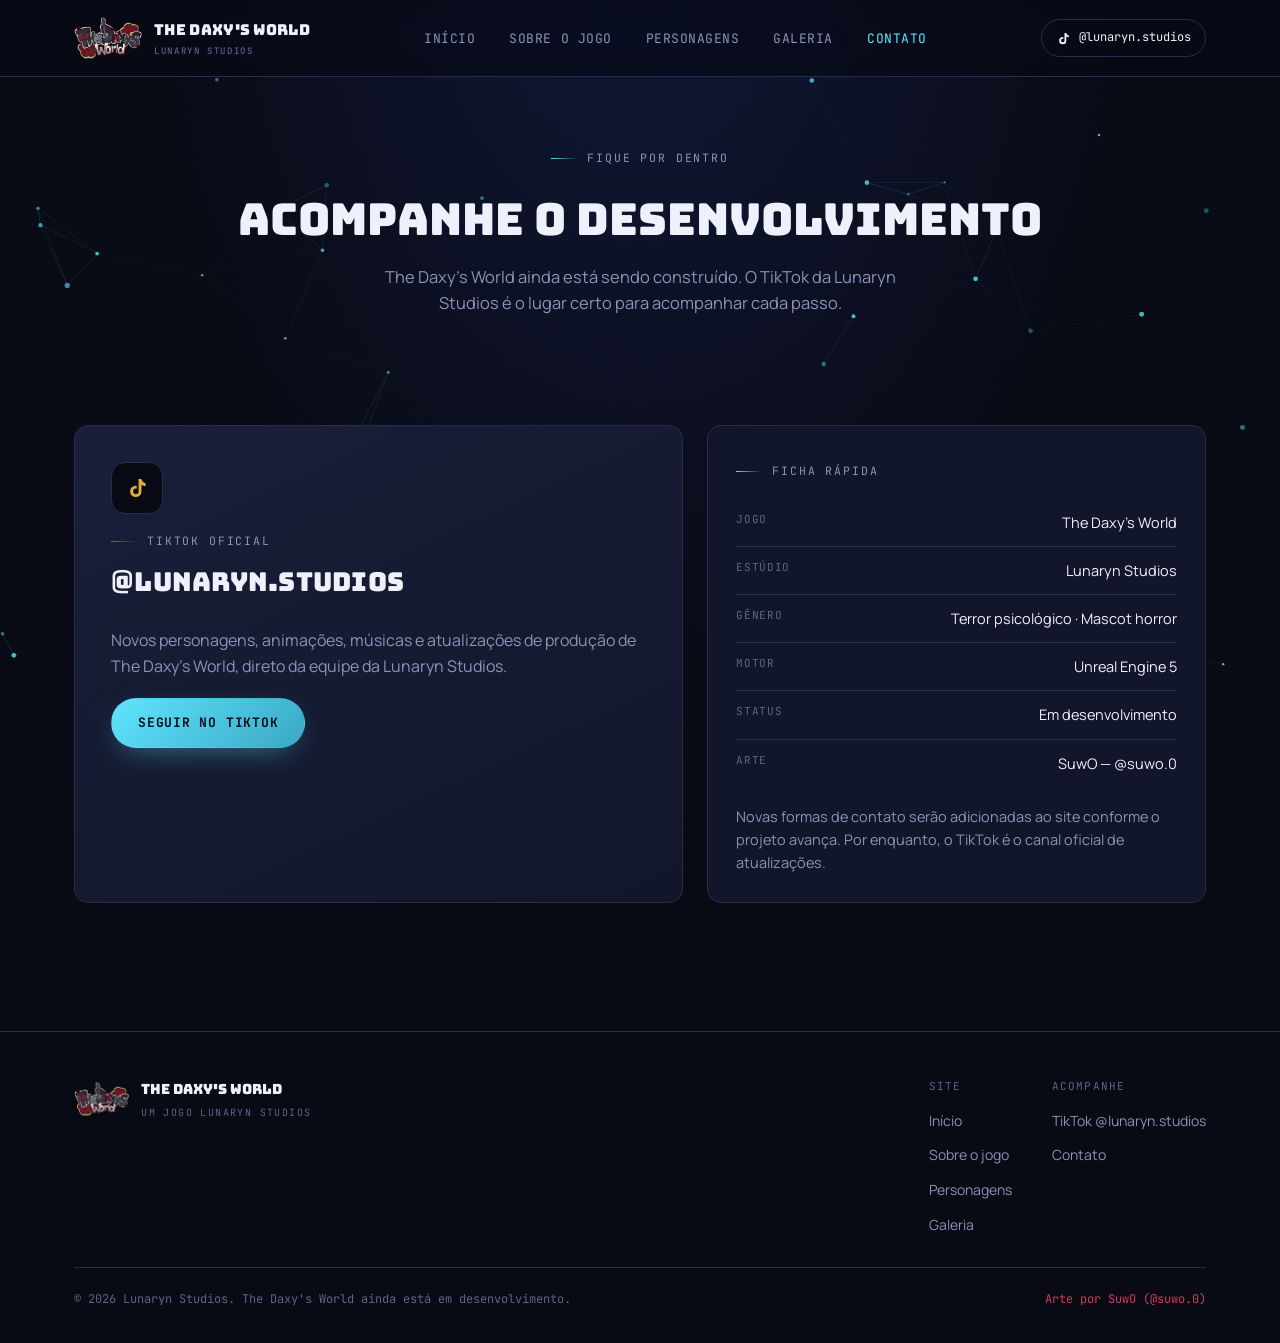
<file: html/contato.html>
<!DOCTYPE html>
<html lang="pt-BR">
<head>
<meta charset="UTF-8">
<meta name="viewport" content="width=device-width, initial-scale=1.0">
<title>Contato — The Daxy's World</title>
<meta name="description" content="Acompanhe o desenvolvimento de The Daxy's World no TikTok @lunaryn.studios: novos personagens, animações, músicas e atualizações de produção da Lunaryn Studios.">
<meta name="robots" content="index, follow">
<link rel="canonical" href="https://SEUDOMINIO.com/html/contato.html">

<!-- Ícones -->
<link rel="icon" href="../img/favicon.ico" sizes="any">
<link rel="icon" type="image/png" sizes="32x32" href="../img/favicon-32.png">
<link rel="icon" type="image/png" sizes="16x16" href="../img/favicon-16.png">
<link rel="apple-touch-icon" sizes="180x180" href="../img/apple-touch-icon.png">
<link rel="manifest" href="../site.webmanifest">
<meta name="theme-color" content="#080a14">

<!-- Open Graph -->
<meta property="og:type" content="website">
<meta property="og:site_name" content="The Daxy's World">
<meta property="og:locale" content="pt_BR">
<meta property="og:url" content="https://SEUDOMINIO.com/html/contato.html">
<meta property="og:title" content="Contato — The Daxy's World">
<meta property="og:description" content="Acompanhe o desenvolvimento de The Daxy's World no TikTok @lunaryn.studios.">
<meta property="og:image" content="https://SEUDOMINIO.com/img/og-image.png">
<meta property="og:image:width" content="1200">
<meta property="og:image:height" content="630">
<meta property="og:image:alt" content="The Daxy's World — logo do jogo">

<!-- Twitter / X Card -->
<meta name="twitter:card" content="summary_large_image">
<meta name="twitter:title" content="Contato — The Daxy's World">
<meta name="twitter:description" content="Acompanhe o desenvolvimento de The Daxy's World no TikTok @lunaryn.studios.">
<meta name="twitter:image" content="https://SEUDOMINIO.com/img/og-image.png">
<meta name="twitter:image:alt" content="The Daxy's World — logo do jogo">

<link rel="stylesheet" href="../css/style.css">
</head>
<body>

<canvas id="bg-canvas" aria-hidden="true"></canvas>
<div class="bg-noise" aria-hidden="true"></div>

<a href="#conteudo" class="visually-hidden">Pular para o conteúdo</a>

<nav class="site-nav">
  <div class="wrap">
    <a href="../index.html" class="brand">
      <img src="../img/logo.png" alt="The Daxy's World">
      <span>The Daxy's World<small>Lunaryn Studios</small></span>
    </a>

    <ul class="nav-links">
      <li><a href="../index.html" data-page="index.html">Início</a></li>
      <li><a href="sobre.html" data-page="sobre.html">Sobre o Jogo</a></li>
      <li><a href="personagens.html" data-page="personagens.html">Personagens</a></li>
      <li><a href="galeria.html" data-page="galeria.html">Galeria</a></li>
      <li><a href="contato.html" data-page="contato.html">Contato</a></li>
    </ul>

    <div class="nav-right">
      <a class="tiktok-chip" href="https://www.tiktok.com/@lunaryn.studios" target="_blank" rel="noopener">
        <svg viewBox="0 0 24 24" fill="currentColor"><path d="M16.5 3c.4 2.2 1.9 3.9 4.1 4.2v2.9c-1.5 0-2.9-.5-4.1-1.3v6.6a5.7 5.7 0 1 1-5.7-5.7c.3 0 .6 0 .9.1v3a2.7 2.7 0 1 0 1.9 2.6V3h2.9z"/></svg>
        <span>@lunaryn.studios</span>
      </a>
      <button class="nav-toggle" aria-label="Abrir menu" aria-expanded="false">
        <svg viewBox="0 0 24 24" fill="none" stroke="currentColor" stroke-width="2"><path d="M3 6h18M3 12h18M3 18h18"/></svg>
      </button>
    </div>
  </div>
</nav>

<main id="conteudo">

  <header class="page-header">
    <div class="wrap">
      <span class="eyebrow">Fique por dentro</span>
      <h1>Acompanhe o desenvolvimento</h1>
      <p class="mx-auto">The Daxy's World ainda está sendo construído. O TikTok da Lunaryn Studios é o lugar certo para acompanhar cada passo.</p>
    </div>
  </header>

  <section>
    <div class="wrap">
      <div class="contact-grid">

        <div class="follow-card">
          <div class="tiktok-mark">
            <svg viewBox="0 0 24 24" fill="currentColor"><path d="M16.5 3c.4 2.2 1.9 3.9 4.1 4.2v2.9c-1.5 0-2.9-.5-4.1-1.3v6.6a5.7 5.7 0 1 1-5.7-5.7c.3 0 .6 0 .9.1v3a2.7 2.7 0 1 0 1.9 2.6V3h2.9z"/></svg>
          </div>
          <span class="eyebrow wine">TikTok oficial</span>
          <h2 class="display" style="font-size:26px;">@lunaryn.studios</h2>
          <p style="color:var(--muted);">Novos personagens, animações, músicas e atualizações de produção de The Daxy's World, direto da equipe da Lunaryn Studios.</p>
          <a href="https://www.tiktok.com/@lunaryn.studios" target="_blank" rel="noopener" class="btn btn-primary">Seguir no TikTok</a>
        </div>

        <div class="card">
          <span class="eyebrow">Ficha rápida</span>
          <ul class="credit-list">
            <li><span>Jogo</span> The Daxy's World</li>
            <li><span>Estúdio</span> Lunaryn Studios</li>
            <li><span>Gênero</span> Terror psicológico · Mascot horror</li>
            <li><span>Motor</span> Unreal Engine 5</li>
            <li><span>Status</span> Em desenvolvimento</li>
            <li><span>Arte</span> SuwO — @suwo.0</li>
          </ul>
          <p style="color:var(--muted); font-size:14.5px; margin-top:18px;">
            Novas formas de contato serão adicionadas ao site conforme o projeto avança. Por enquanto, o TikTok é o canal oficial de atualizações.
          </p>
        </div>

      </div>
    </div>
  </section>

</main>

<footer class="site-footer">
  <div class="wrap">
    <div class="footer-top">
      <div class="footer-brand">
        <img src="../img/logo.png" alt="The Daxy's World">
        <div>The Daxy's World<small>Um jogo Lunaryn Studios</small></div>
      </div>

      <div class="footer-links">
        <div class="footer-col">
          <h4>Site</h4>
          <ul>
            <li><a href="../index.html">Início</a></li>
            <li><a href="sobre.html">Sobre o jogo</a></li>
            <li><a href="personagens.html">Personagens</a></li>
            <li><a href="galeria.html">Galeria</a></li>
          </ul>
        </div>
        <div class="footer-col">
          <h4>Acompanhe</h4>
          <ul>
            <li><a href="https://www.tiktok.com/@lunaryn.studios" target="_blank" rel="noopener">TikTok @lunaryn.studios</a></li>
            <li><a href="contato.html">Contato</a></li>
          </ul>
        </div>
      </div>
    </div>

    <div class="footer-bottom">
      <span>© <span data-year></span> Lunaryn Studios. The Daxy's World ainda está em desenvolvimento.</span>
      <span class="paw">Arte por SuwO (@suwo.0)</span>
    </div>
  </div>
</footer> 

<script src="../js/background.js"></script>
<script src="../js/main.js"></script>
</body>
</html>
</file>
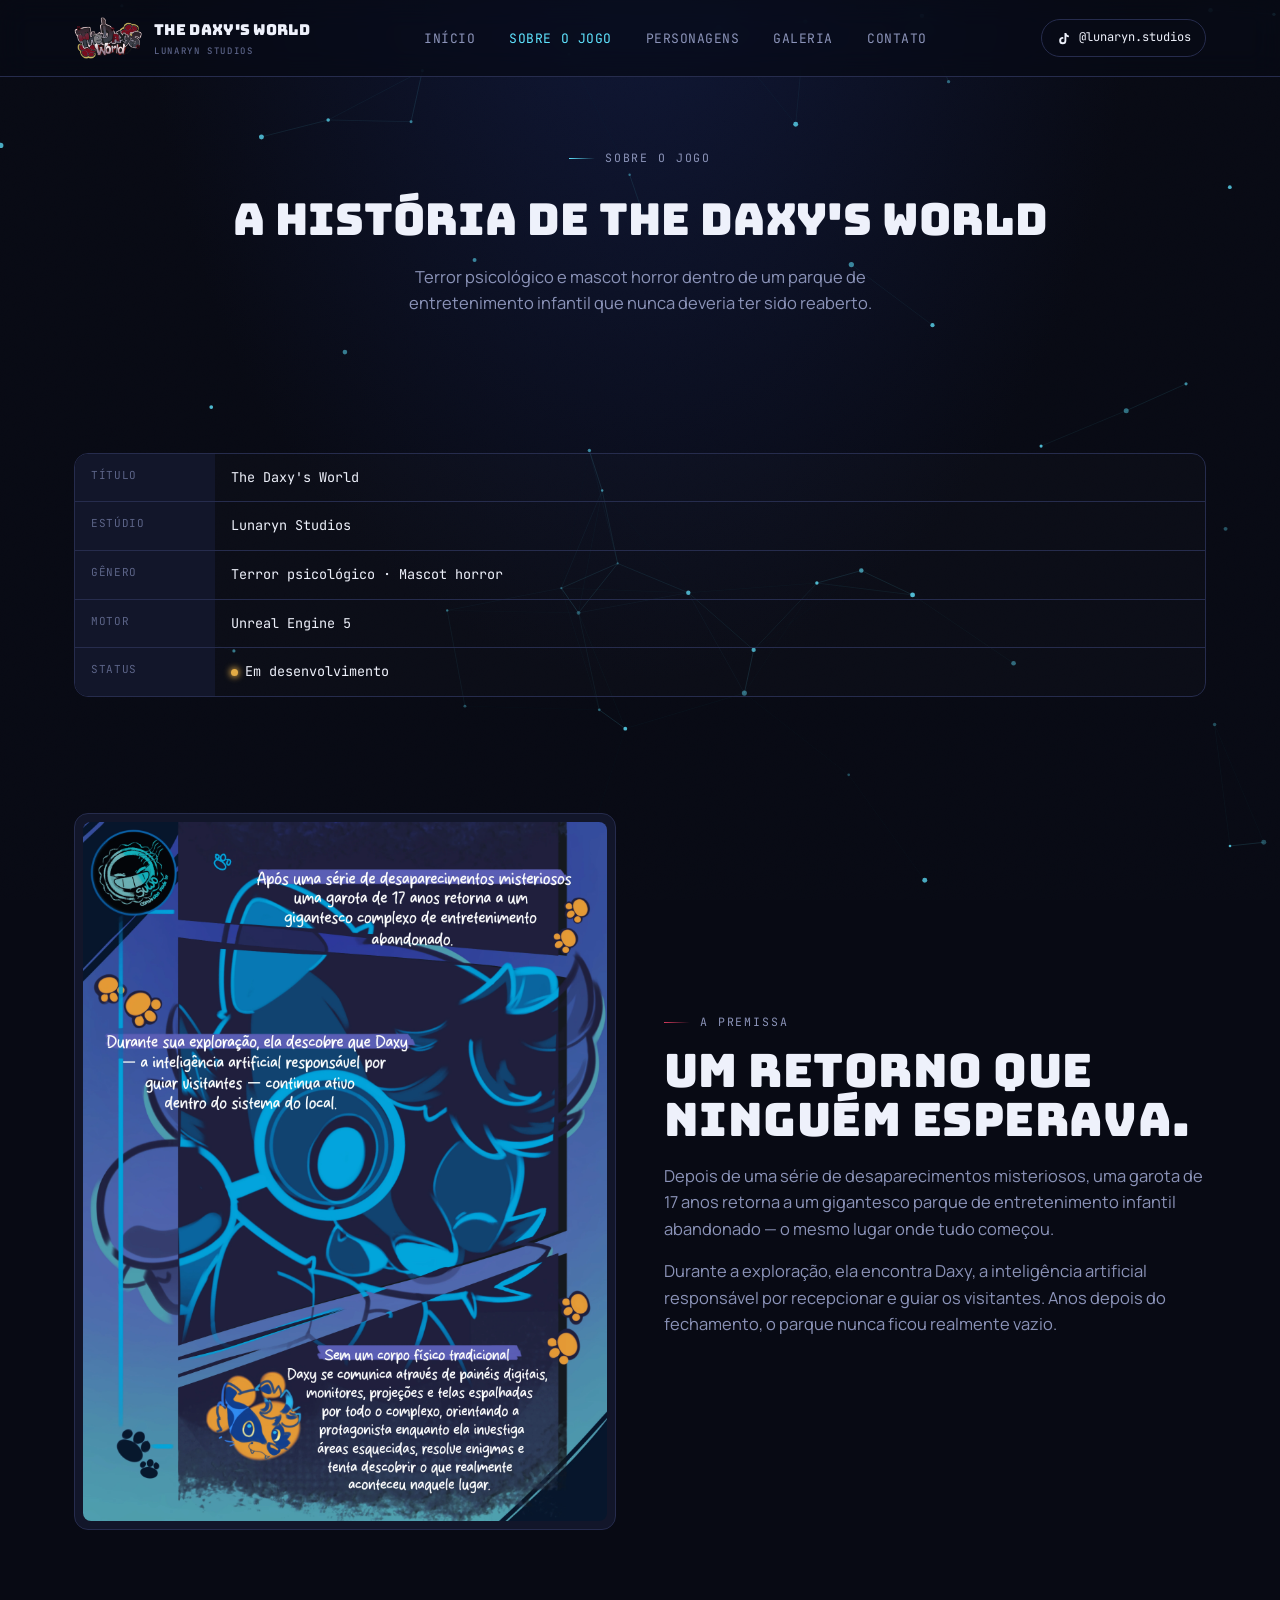
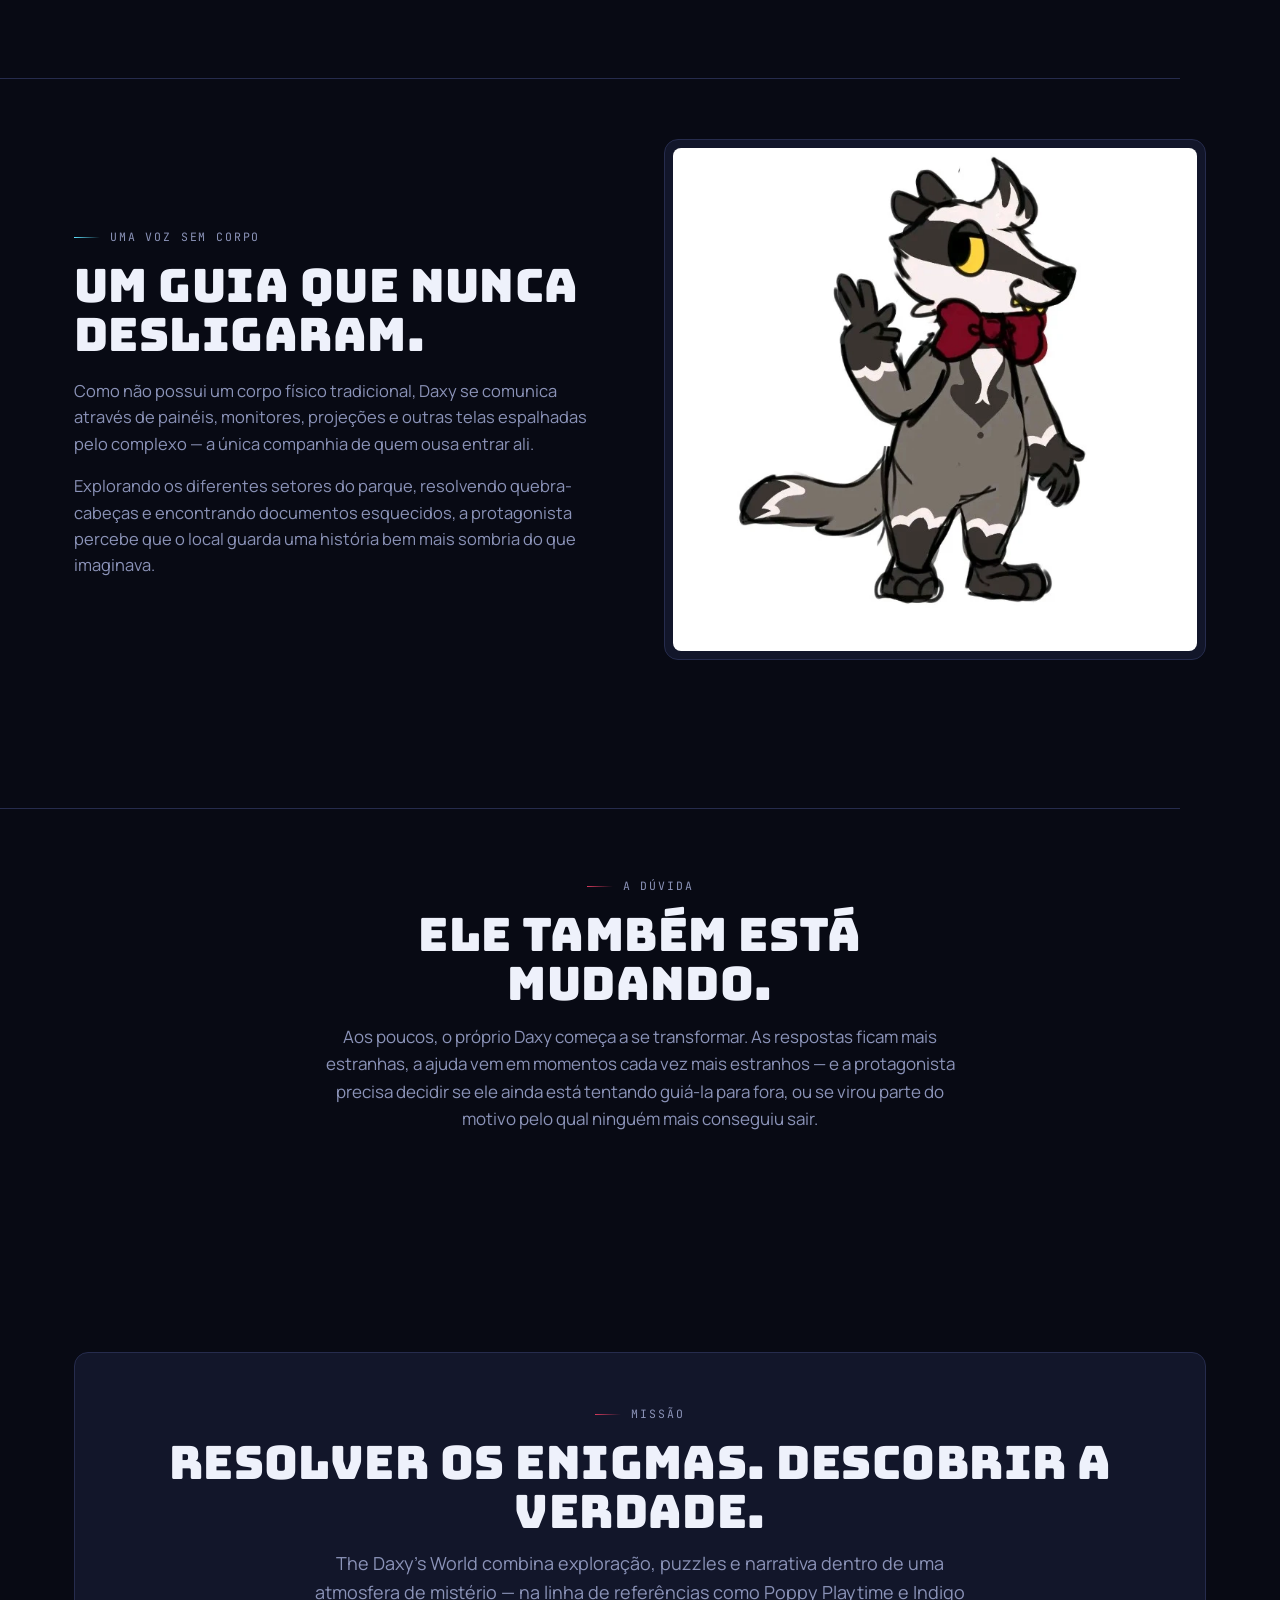
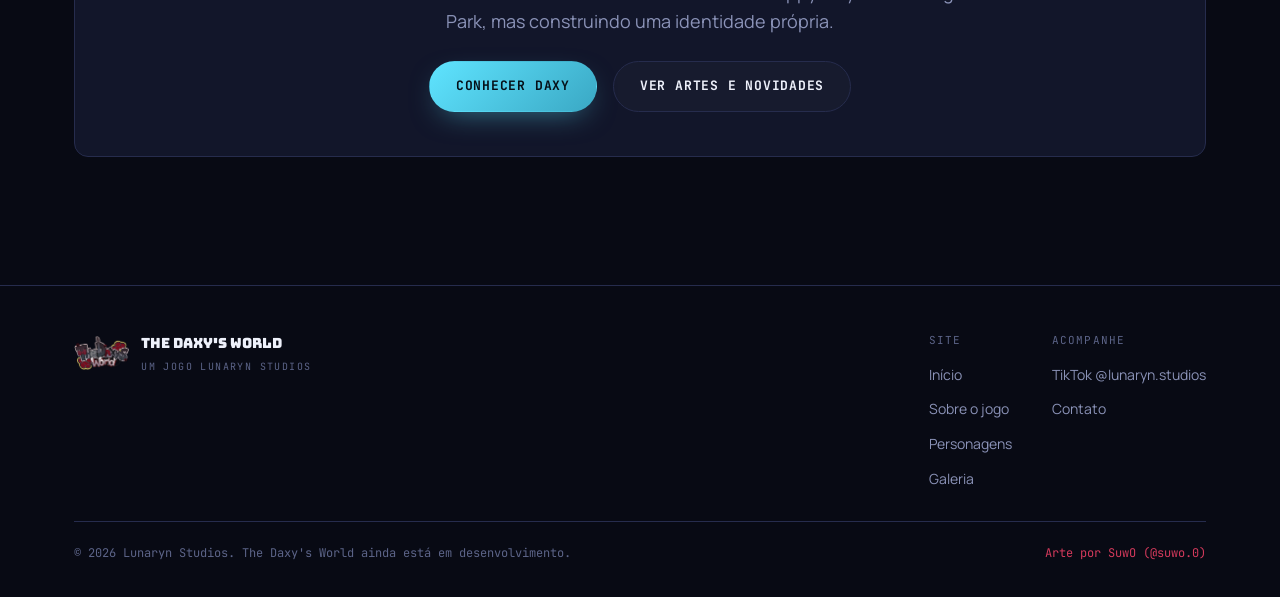
<file: html/sobre.html>
<!DOCTYPE html>
<html lang="pt-BR">
<head>
<meta charset="UTF-8">
<meta name="viewport" content="width=device-width, initial-scale=1.0">
<title>Sobre o Jogo — The Daxy's World</title>
<meta name="description" content="A história de The Daxy's World: uma garota de 17 anos retorna a um parque de entretenimento infantil abandonado e reencontra Daxy, a IA que nunca foi desligada. Terror psicológico e mascot horror em Unreal Engine 5.">
<meta name="robots" content="index, follow">
<link rel="canonical" href="https://SEUDOMINIO.com/html/sobre.html">

<!-- Ícones -->
<link rel="icon" href="../img/favicon.ico" sizes="any">
<link rel="icon" type="image/png" sizes="32x32" href="../img/favicon-32.png">
<link rel="icon" type="image/png" sizes="16x16" href="../img/favicon-16.png">
<link rel="apple-touch-icon" sizes="180x180" href="../img/apple-touch-icon.png">
<link rel="manifest" href="../site.webmanifest">
<meta name="theme-color" content="#080a14">

<!-- Open Graph -->
<meta property="og:type" content="website">
<meta property="og:site_name" content="The Daxy's World">
<meta property="og:locale" content="pt_BR">
<meta property="og:url" content="https://SEUDOMINIO.com/html/sobre.html">
<meta property="og:title" content="Sobre o Jogo — The Daxy's World">
<meta property="og:description" content="A história por trás de The Daxy's World: terror psicológico e mascot horror da Lunaryn Studios, em Unreal Engine 5.">
<meta property="og:image" content="https://SEUDOMINIO.com/img/og-image.png">
<meta property="og:image:width" content="1200">
<meta property="og:image:height" content="630">
<meta property="og:image:alt" content="The Daxy's World — logo do jogo">

<!-- Twitter / X Card -->
<meta name="twitter:card" content="summary_large_image">
<meta name="twitter:title" content="Sobre o Jogo — The Daxy's World">
<meta name="twitter:description" content="A história por trás de The Daxy's World, terror psicológico e mascot horror da Lunaryn Studios.">
<meta name="twitter:image" content="https://SEUDOMINIO.com/img/og-image.png">
<meta name="twitter:image:alt" content="The Daxy's World — logo do jogo">

<link rel="stylesheet" href="../css/style.css">
</head>
<body>

<canvas id="bg-canvas" aria-hidden="true"></canvas>
<div class="bg-noise" aria-hidden="true"></div>

<a href="#conteudo" class="visually-hidden">Pular para o conteúdo</a>

<nav class="site-nav">
  <div class="wrap">
    <a href="../index.html" class="brand">
      <img src="../img/logo.png" alt="The Daxy's World">
      <span>The Daxy's World<small>Lunaryn Studios</small></span>
    </a>

    <ul class="nav-links">
      <li><a href="../index.html" data-page="index.html">Início</a></li>
      <li><a href="sobre.html" data-page="sobre.html">Sobre o Jogo</a></li>
      <li><a href="personagens.html" data-page="personagens.html">Personagens</a></li>
      <li><a href="galeria.html" data-page="galeria.html">Galeria</a></li>
      <li><a href="contato.html" data-page="contato.html">Contato</a></li>
    </ul>

    <div class="nav-right">
      <a class="tiktok-chip" href="https://www.tiktok.com/@lunaryn.studios" target="_blank" rel="noopener">
        <svg viewBox="0 0 24 24" fill="currentColor"><path d="M16.5 3c.4 2.2 1.9 3.9 4.1 4.2v2.9c-1.5 0-2.9-.5-4.1-1.3v6.6a5.7 5.7 0 1 1-5.7-5.7c.3 0 .6 0 .9.1v3a2.7 2.7 0 1 0 1.9 2.6V3h2.9z"/></svg>
        <span>@lunaryn.studios</span>
      </a>
      <button class="nav-toggle" aria-label="Abrir menu" aria-expanded="false">
        <svg viewBox="0 0 24 24" fill="none" stroke="currentColor" stroke-width="2"><path d="M3 6h18M3 12h18M3 18h18"/></svg>
      </button>
    </div>
  </div>
</nav>

<main id="conteudo">

  <header class="page-header">
    <div class="wrap">
      <span class="eyebrow">Sobre o jogo</span>
      <h1>A história de The Daxy's World</h1>
      <p class="mx-auto">Terror psicológico e mascot horror dentro de um parque de entretenimento infantil que nunca deveria ter sido reaberto.</p>
    </div>
  </header>

  <section>
    <div class="wrap">
      <dl class="dossier">
        <div class="dossier-row">
          <dt>Título</dt>
          <dd>The Daxy's World</dd>
        </div>
        <div class="dossier-row">
          <dt>Estúdio</dt>
          <dd>Lunaryn Studios</dd>
        </div>
        <div class="dossier-row">
          <dt>Gênero</dt>
          <dd>Terror psicológico · Mascot horror</dd>
        </div>
        <div class="dossier-row">
          <dt>Motor</dt>
          <dd>Unreal Engine 5</dd>
        </div>
        <div class="dossier-row">
          <dt>Status</dt>
          <dd><span class="status-dot"></span>Em desenvolvimento</dd>
        </div>
      </dl>
    </div>
  </section>

  <section style="padding-top:0;">
    <div class="wrap">
      <div class="two-col">
        <div class="col-media framed">
          <img src="../img/post1.webp" alt="Pôster com a sinopse de The Daxy's World">
        </div>
        <div class="col-text">
          <span class="eyebrow wine">A premissa</span>
          <h2 class="display" style="margin-top:14px;">Um retorno que ninguém esperava.</h2>
          <p>Depois de uma série de desaparecimentos misteriosos, uma garota de 17 anos retorna a um gigantesco parque de entretenimento infantil abandonado — o mesmo lugar onde tudo começou.</p>
          <p>Durante a exploração, ela encontra Daxy, a inteligência artificial responsável por recepcionar e guiar os visitantes. Anos depois do fechamento, o parque nunca ficou realmente vazio.</p>
        </div>
      </div>
    </div>
  </section>

  <div class="divider wrap"></div>

  <section style="padding-top:0;">
    <div class="wrap">
      <div class="two-col reverse">
        <div class="col-media framed">
          <img src="../img/2.webp" alt="Daxy comunicando-se através de uma tela">
        </div>
        <div class="col-text">
          <span class="eyebrow">Uma voz sem corpo</span>
          <h2 class="display" style="margin-top:14px;">Um guia que nunca desligaram.</h2>
          <p>Como não possui um corpo físico tradicional, Daxy se comunica através de painéis, monitores, projeções e outras telas espalhadas pelo complexo — a única companhia de quem ousa entrar ali.</p>
          <p>Explorando os diferentes setores do parque, resolvendo quebra-cabeças e encontrando documentos esquecidos, a protagonista percebe que o local guarda uma história bem mais sombria do que imaginava.</p>
        </div>
      </div>
    </div>
  </section>

  <div class="divider wrap"></div>

  <section style="padding-top:0;">
    <div class="wrap">
      <div class="section-head mx-auto center">
        <span class="eyebrow wine">A dúvida</span>
        <h2 class="display" style="margin-top:14px;">Ele também está mudando.</h2>
        <p class="mx-auto">Aos poucos, o próprio Daxy começa a se transformar. As respostas ficam mais estranhas, a ajuda vem em momentos cada vez mais estranhos — e a protagonista precisa decidir se ele ainda está tentando guiá-la para fora, ou se virou parte do motivo pelo qual ninguém mais conseguiu sair.</p>
      </div>
    </div>
  </section>

  <section>
    <div class="wrap">
      <div class="card center" style="padding:44px 32px;">
        <span class="eyebrow wine">Missão</span>
        <h2 class="display" style="margin:14px 0 12px;">Resolver os enigmas. Descobrir a verdade.</h2>
        <p class="lede mx-auto">The Daxy's World combina exploração, puzzles e narrativa dentro de uma atmosfera de mistério — na linha de referências como Poppy Playtime e Indigo Park, mas construindo uma identidade própria.</p>
        <div class="btn-row" style="justify-content:center; margin-top:26px;">
          <a href="personagens.html" class="btn btn-primary">Conhecer Daxy</a>
          <a href="galeria.html" class="btn btn-ghost">Ver artes e novidades</a>
        </div>
      </div>
    </div>
  </section>

</main>

<footer class="site-footer">
  <div class="wrap">
    <div class="footer-top">
      <div class="footer-brand">
        <img src="../img/logo.png" alt="The Daxy's World">
        <div>The Daxy's World<small>Um jogo Lunaryn Studios</small></div>
      </div>

      <div class="footer-links">
        <div class="footer-col">
          <h4>Site</h4>
          <ul>
            <li><a href="../index.html">Início</a></li>
            <li><a href="sobre.html">Sobre o jogo</a></li>
            <li><a href="personagens.html">Personagens</a></li>
            <li><a href="galeria.html">Galeria</a></li>
          </ul>
        </div>
        <div class="footer-col">
          <h4>Acompanhe</h4>
          <ul>
            <li><a href="https://www.tiktok.com/@lunaryn.studios" target="_blank" rel="noopener">TikTok @lunaryn.studios</a></li>
            <li><a href="contato.html">Contato</a></li>
          </ul>
        </div>
      </div>
    </div>

    <div class="footer-bottom">
      <span>© <span data-year></span> Lunaryn Studios. The Daxy's World ainda está em desenvolvimento.</span>
      <span class="paw">Arte por SuwO (@suwo.0)</span>
    </div>
  </div>
</footer>

<script src="../js/background.js"></script>
<script src="../js/main.js"></script>
</body>
</html>
</file>
<file: css/style.css>
/* ===================================================================
   THE DAXY'S WORLD - design system
   Lunaryn Studios · site de apresentação
   =================================================================== */

@import url('https://fonts.googleapis.com/css2?family=Bungee&family=Manrope:wght@400;500;600;700;800&family=JetBrains+Mono:wght@400;500;700&display=swap');

:root{
  /* --- cor: paleta tirada direto das artes do jogo --- */
  --void:        #080a14;   /* fundo geral, corredor escuro do complexo */
  --panel:       #12162a;   /* cartões, blocos de conteúdo */
  --panel-2:     #191f3a;   /* blocos elevados / hover */
  --line:        #262c4d;   /* bordas sutis */

  --cyan:        #5fe4ff;   /* glow das telas / olhos do Daxy */
  --cyan-dim:    #2c7f96;
  --wine:        #a4203f;   /* laço vermelho, correntes */
  --wine-bright: #d43a5c;
  --gold:        #e2ab45;   /* patinhas, destaques quentes */

  --paper:       #eef1fb;   /* texto principal */
  --muted:       #8b93b8;   /* texto secundário */
  --muted-2:     #5c6488;

  /* --- tipografia --- */
  --f-display: 'Bungee', system-ui, sans-serif;
  --f-body: 'Manrope', system-ui, -apple-system, sans-serif;
  --f-mono: 'JetBrains Mono', ui-monospace, monospace;

  /* --- layout --- */
  --maxw: 1180px;
  --radius: 14px;
  --radius-sm: 8px;
}

*, *::before, *::after{ box-sizing: border-box; }
html{ scroll-behavior: smooth; }
@media (prefers-reduced-motion: reduce){
  html{ scroll-behavior: auto; }
  *, *::before, *::after{ animation-duration: .001ms !important; animation-iteration-count: 1 !important; transition-duration: .001ms !important; scroll-behavior: auto !important; }
}

body{
  margin:0;
  background: var(--void);
  color: var(--paper);
  font-family: var(--f-body);
  font-size: 16px;
  line-height: 1.6;
  -webkit-font-smoothing: antialiased;
  overflow-x: hidden;
  position: relative;
}

img{ max-width:100%; display:block; }
a{ color: inherit; text-decoration: none; }
ul{ list-style:none; margin:0; padding:0; }
h1,h2,h3,h4{ margin:0; font-weight:400; }
p{ margin:0; }
button{ font-family: inherit; cursor:pointer; }

:focus-visible{
  outline: 2px solid var(--cyan);
  outline-offset: 3px;
  border-radius: 4px;
}

.visually-hidden{
  position:absolute;
  left:-9999px;
  top:auto;
  z-index: 999;
  background: var(--cyan);
  color:#051018;
  padding:10px 16px;
  border-radius:0 0 8px 0;
  font-family: var(--f-mono);
  font-size:13px;
}
.visually-hidden:focus{ left:0; top:0; }

/* ===================================================================
   Ambient background layers (canvas de poeira/lanterna + grão sutil)
   =================================================================== */
#bg-canvas{
  position: fixed;
  inset: 0;
  z-index: -2;
  width: 100%;
  height: 100%;
  display:block;
  background: radial-gradient(ellipse at 50% -10%, #101838 0%, var(--void) 55%);
}

.bg-noise{
  position: fixed;
  inset: 0;
  z-index: -1;
  pointer-events: none;
  opacity: .035;
  mix-blend-mode: overlay;
  background-image: url("data:image/svg+xml;utf8,<svg xmlns='http://www.w3.org/2000/svg' width='120' height='120'><filter id='n'><feTurbulence type='fractalNoise' baseFrequency='0.9' numOctaves='2' stitchTiles='stitch'/></filter><rect width='100%25' height='100%25' filter='url(%23n)'/></svg>");
}

/* ===================================================================
   Layout helpers
   =================================================================== */
.wrap{
  max-width: var(--maxw);
  margin: 0 auto;
  padding: 0 24px;
}
main{ position: relative; z-index: 1; }
section{ padding: 88px 0; }
@media (max-width: 720px){ section{ padding: 60px 0; } }

.eyebrow{
  display:inline-flex;
  align-items:center;
  gap:10px;
  font-family: var(--f-mono);
  font-size: 11.5px;
  letter-spacing: .16em;
  text-transform: uppercase;
  color: var(--muted);
}
.eyebrow::before{
  content:'';
  width: 26px;
  height: 1px;
  background: linear-gradient(90deg, var(--cyan), transparent);
  flex-shrink:0;
}
.eyebrow.wine::before{ background: linear-gradient(90deg, var(--wine-bright), transparent); }

h1.display, h2.display, h3.display{
  font-family: var(--f-display);
  font-weight: 400;
  line-height: 1.08;
  letter-spacing: .01em;
}
h2.display{ font-size: clamp(28px, 4.4vw, 46px); margin-bottom: 14px; }
h3.display{ font-size: clamp(20px, 2.6vw, 26px); }

.section-head{
  max-width: 640px;
  margin-bottom: 44px;
}
.section-head p{ color: var(--muted); margin-top: 14px; font-size: 17px; }

.lede{ color: var(--muted); font-size: 18px; max-width: 60ch; }

/* ===================================================================
   Buttons
   =================================================================== */
.btn{
  position: relative;
  display: inline-flex;
  align-items: center;
  gap: 10px;
  padding: 14px 26px;
  border-radius: 999px;
  font-family: var(--f-mono);
  font-size: 13px;
  font-weight: 700;
  letter-spacing: .06em;
  text-transform: uppercase;
  border: 1px solid transparent;
  transition: transform .18s ease, box-shadow .18s ease, background .18s ease, border-color .18s ease;
  white-space: nowrap;
}
.btn:hover{ transform: translateY(-2px); }
.btn:active{ transform: translateY(0); }

.btn-primary{
  background: linear-gradient(135deg, var(--cyan), #3aa8c4);
  color: #051018;
  box-shadow: 0 10px 30px -12px rgba(95,228,255,.55);
}
.btn-primary:hover{ box-shadow: 0 14px 34px -10px rgba(95,228,255,.7); }

.btn-ghost{
  background: rgba(255,255,255,.02);
  color: var(--paper);
  border-color: var(--line);
}
.btn-ghost:hover{ border-color: var(--cyan); color: var(--cyan); }

.btn-wine{
  background: linear-gradient(135deg, var(--wine-bright), var(--wine));
  color: #fff0f2;
  box-shadow: 0 10px 30px -12px rgba(164,32,63,.6);
}

.btn-row{ display:flex; gap:16px; flex-wrap:wrap; align-items:center; }

/* ===================================================================
   Nav
   =================================================================== */
.site-nav{
  position: sticky;
  top: 0;
  z-index: 40;
  backdrop-filter: blur(14px) saturate(140%);
  background: rgba(8,10,20,.72);
  border-bottom: 1px solid var(--line);
}
.site-nav .wrap{
  display:flex;
  align-items:center;
  justify-content: space-between;
  height: 76px;
}
.brand{
  display:flex;
  align-items:center;
  gap:12px;
  font-family: var(--f-display);
  font-size: 15px;
  letter-spacing: .02em;
}
.brand img{ height: 42px; width:auto; }
.brand small{
  display:block;
  font-family: var(--f-mono);
  font-size: 9px;
  color: var(--muted-2);
  letter-spacing: .18em;
  text-transform: uppercase;
  font-weight: 500;
  margin-top: 2px;
}

.nav-links{
  display:flex;
  align-items:center;
  gap: 6px;
}
.nav-links a{
  font-family: var(--f-mono);
  font-size: 13px;
  letter-spacing: .04em;
  text-transform: uppercase;
  color: var(--muted);
  padding: 10px 14px;
  border-radius: 8px;
  transition: color .15s ease, background .15s ease;
}
.nav-links a:hover{ color: var(--paper); background: rgba(255,255,255,.05); }
.nav-links a.active{ color: var(--cyan); }

.nav-right{ display:flex; align-items:center; gap: 14px; }

.tiktok-chip{
  display:flex;
  align-items:center;
  gap:8px;
  font-family: var(--f-mono);
  font-size: 12px;
  color: var(--paper);
  border: 1px solid var(--line);
  padding: 8px 14px;
  border-radius: 999px;
  transition: border-color .15s ease, color .15s ease;
}
.tiktok-chip:hover{ border-color: var(--gold); color: var(--gold); }
.tiktok-chip svg{ width:15px; height:15px; }

.nav-toggle{
  display:none;
  background:none;
  border: 1px solid var(--line);
  border-radius: 8px;
  width: 42px; height: 42px;
  align-items:center;
  justify-content:center;
  color: var(--paper);
}
.nav-toggle svg{ width:20px; height:20px; }

@media (max-width: 860px){
  .nav-links{
    position: fixed;
    inset: 76px 0 auto 0;
    flex-direction: column;
    align-items: stretch;
    background: rgba(8,10,20,.98);
    border-bottom: 1px solid var(--line);
    padding: 10px 20px 20px;
    gap: 2px;
    transform: translateY(-8px);
    opacity: 0;
    pointer-events: none;
    transition: transform .2s ease, opacity .2s ease;
  }
  .nav-links.open{ transform: translateY(0); opacity: 1; pointer-events:auto; }
  .nav-links a{ padding: 14px 10px; border-bottom: 1px solid var(--line); border-radius: 0; }
  .nav-toggle{ display:flex; }
  .tiktok-chip span{ display:none; }
}

/* ===================================================================
   Hero
   =================================================================== */
.hero{
  padding: 90px 0 70px;
  text-align:center;
  display:flex;
  flex-direction:column;
  align-items:center;
}
.hero-logo{
  width: min(420px, 70vw);
  filter: drop-shadow(0 0 50px rgba(180,200,255,.14));
  margin: 26px 0 22px;
}
.hero h1{
  font-family: var(--f-display);
  font-size: clamp(30px, 5.2vw, 52px);
  line-height: 1.12;
  max-width: 16ch;
}
.hero .lede{ margin: 20px auto 8px; text-align:center; }

.hero-status{
  font-family: var(--f-body);
  font-style: italic;
  font-size: 14.5px;
  color: var(--muted-2);
  margin-top: 30px;
  opacity: 0;
  animation: whisper-in 1.4s ease .5s forwards;
}
@keyframes whisper-in{ from{ opacity:0; transform: translateY(4px);} to{ opacity:.8; transform: translateY(0);} }
@media (prefers-reduced-motion: reduce){
  .hero-status{ animation: none; opacity: .8; }
}

.hero .btn-row{ justify-content:center; margin-top: 34px; }

/* ===================================================================
   Pillars / terminal readouts
   =================================================================== */
.pillars{
  display:grid;
  grid-template-columns: repeat(3, 1fr);
  gap: 20px;
}
@media (max-width: 780px){ .pillars{ grid-template-columns: 1fr; } }

.pillar{
  background: var(--panel);
  border: 1px solid var(--line);
  border-radius: var(--radius);
  padding: 26px 24px;
  position: relative;
  overflow:hidden;
}
.pillar::before{
  content:'';
  position:absolute; top:0; left:0; right:0; height:2px;
  background: linear-gradient(90deg, transparent, var(--cyan), transparent);
  opacity:.6;
}
.pillar .tag{
  font-family: var(--f-mono);
  font-size:11px;
  color: var(--muted-2);
  letter-spacing:.12em;
  text-transform:uppercase;
}
.pillar h3{
  font-family: var(--f-display);
  font-size: 19px;
  color: var(--cyan);
  margin: 10px 0 10px;
}
.pillar p{ color: var(--muted); font-size: 14.5px; }

/* ===================================================================
   Cards / generic panels
   =================================================================== */
.card{
  background: var(--panel);
  border: 1px solid var(--line);
  border-radius: var(--radius);
  padding: 28px;
}

.two-col{
  display:grid;
  grid-template-columns: 1fr 1fr;
  gap: 48px;
  align-items:center;
}
@media (max-width: 860px){ .two-col{ grid-template-columns: 1fr; gap:28px; } }
.two-col.reverse .col-media{ order:2; }
.two-col.reverse .col-text{ order:1; }
@media (max-width: 860px){ .two-col.reverse .col-media, .two-col.reverse .col-text{ order:initial; } }

.col-media img{
  border-radius: var(--radius);
  border: 1px solid var(--line);
}
.col-media.framed{
  padding: 8px;
  background: var(--panel);
  border: 1px solid var(--line);
  border-radius: var(--radius);
}
.col-media.framed img{ border:none; border-radius: var(--radius-sm); }

.col-text p + p{ margin-top: 16px; }
.col-text p{ color: var(--muted); font-size: 16.5px; }
.col-text h2{ margin-bottom: 18px; }

/* dossier / ficha style table */
.dossier{
  border: 1px solid var(--line);
  border-radius: var(--radius);
  overflow:hidden;
  font-family: var(--f-mono);
  font-size: 13.5px;
  margin: 28px 0;
}
.dossier-row{
  display:grid;
  grid-template-columns: 140px 1fr;
  border-top: 1px solid var(--line);
}
.dossier-row:first-child{ border-top:none; }
.dossier-row dt{
  padding: 13px 16px;
  background: var(--panel);
  color: var(--muted-2);
  text-transform:uppercase;
  letter-spacing:.06em;
  font-size: 11px;
}
.dossier-row dd{
  margin:0;
  padding: 13px 16px;
  background: rgba(255,255,255,.015);
  color: var(--paper);
}
.status-dot{
  display:inline-block;
  width:7px; height:7px;
  border-radius:50%;
  background: var(--gold);
  box-shadow: 0 0 6px 1px var(--gold);
  margin-right:7px;
}

/* ===================================================================
   Character sheet (personagens.html)
   =================================================================== */
.char-card{
  display:grid;
  grid-template-columns: 340px 1fr;
  gap: 40px;
  background: var(--panel);
  border: 1px solid var(--line);
  border-radius: var(--radius);
  padding: 32px;
}
@media (max-width: 860px){ .char-card{ grid-template-columns: 1fr; } }

.char-portrait{
  border-radius: var(--radius-sm);
  overflow:hidden;
  background: radial-gradient(circle at 50% 20%, #182552, #0c0f1e 70%);
  border: 1px solid var(--line);
  display:flex; align-items:center; justify-content:center;
  padding: 18px;
}
.char-portrait img{ width:100%; }

.char-name{ font-family: var(--f-display); font-size: 30px; color: var(--paper); }
.char-role{ font-family: var(--f-mono); color: var(--cyan); font-size:13px; letter-spacing:.08em; text-transform:uppercase; margin-top: 6px; display:block; }

.trait-list{ display:flex; flex-wrap:wrap; gap:8px; margin: 18px 0 20px; }
.trait{
  font-family: var(--f-mono);
  font-size: 11.5px;
  letter-spacing: .04em;
  text-transform: uppercase;
  padding: 6px 12px;
  border-radius: 999px;
  border: 1px solid var(--line);
  color: var(--muted);
}

.char-bio p{ color: var(--muted); font-size: 15.5px; }
.char-bio p + p{ margin-top:12px; }

.quote-bubble{
  margin-top: 22px;
  padding: 16px 18px;
  border-left: 3px solid var(--wine-bright);
  background: rgba(164,32,63,.08);
  border-radius: 0 var(--radius-sm) var(--radius-sm) 0;
  font-style: italic;
  color: var(--paper);
  font-size: 15px;
}

.char-sketches{
  margin-top: 40px;
  display:grid;
  grid-template-columns: repeat(auto-fit, minmax(160px, 1fr));
  gap: 16px;
}
.char-sketches figure{ margin:0; }
.char-sketches img{
  border-radius: var(--radius-sm);
  border: 1px solid var(--line);
  background: var(--panel);
}
.char-sketches figcaption{
  font-family: var(--f-mono);
  font-size: 11px;
  color: var(--muted-2);
  margin-top: 8px;
  text-transform: uppercase;
  letter-spacing: .06em;
}

.redacted-card{
  border: 1px dashed var(--line);
  border-radius: var(--radius);
  padding: 40px 28px;
  text-align:center;
  color: var(--muted-2);
  font-family: var(--f-mono);
  font-size: 13px;
  letter-spacing:.04em;
  text-transform: uppercase;
  margin-top: 24px;
}
.redacted-card strong{ display:block; color:var(--muted); font-size:15px; margin-bottom:8px; font-family: var(--f-body); text-transform:none; letter-spacing:0; }

/* ===================================================================
   Gallery + lightbox
   =================================================================== */
.gallery-grid{
  display:grid;
  grid-template-columns: repeat(3, 1fr);
  gap: 20px;
}
@media (max-width: 920px){ .gallery-grid{ grid-template-columns: repeat(2,1fr); } }
@media (max-width: 600px){ .gallery-grid{ grid-template-columns: 1fr; } }

.gallery-item{
  position:relative;
  border-radius: var(--radius);
  overflow:hidden;
  border: 1px solid var(--line);
  background: var(--panel);
  cursor: zoom-in;
}
.gallery-item img{
  width:100%; height: 100%;
  aspect-ratio: 3/4;
  object-fit: cover;
  transition: transform .35s ease;
}
.gallery-item:hover img{ transform: scale(1.05); }
.gallery-cap{
  position:absolute; left:0; right:0; bottom:0;
  padding: 14px 16px;
  background: linear-gradient(to top, rgba(5,6,12,.92), transparent);
  font-family: var(--f-mono);
  font-size: 12px;
  letter-spacing: .04em;
}
.gallery-cap span{ display:block; color: var(--muted); font-size:11px; margin-top:2px; }

.lightbox{
  position:fixed; inset:0; z-index: 100;
  background: rgba(5,6,14,.92);
  display:flex; align-items:center; justify-content:center;
  padding: 30px;
  opacity:0; pointer-events:none;
  transition: opacity .2s ease;
}
.lightbox.open{ opacity:1; pointer-events:auto; }
.lightbox img{ max-width: min(720px, 90vw); max-height: 86vh; border-radius: 10px; border: 1px solid var(--line); }
.lightbox-close{
  position:absolute; top:22px; right:26px;
  width:44px; height:44px;
  border-radius:50%;
  border:1px solid var(--line);
  background: rgba(255,255,255,.04);
  color:var(--paper);
  display:flex; align-items:center; justify-content:center;
  font-size: 20px;
}
.lightbox-close:hover{ border-color: var(--cyan); color: var(--cyan); }

/* ===================================================================
   Contato page
   =================================================================== */
.contact-grid{
  display:grid;
  grid-template-columns: 1.1fr .9fr;
  gap: 24px;
}
@media (max-width: 860px){ .contact-grid{ grid-template-columns: 1fr; } }

.follow-card{
  background: linear-gradient(155deg, var(--panel-2), var(--panel));
  border: 1px solid var(--line);
  border-radius: var(--radius);
  padding: 36px;
  display:flex;
  flex-direction:column;
  gap:18px;
  align-items:flex-start;
}
.follow-card .tiktok-mark{
  width: 52px; height:52px;
  border-radius: 14px;
  background: var(--void);
  border: 1px solid var(--line);
  display:flex; align-items:center; justify-content:center;
}
.follow-card .tiktok-mark svg{ width:24px; height:24px; color: var(--gold); }

.credit-list{ margin-top: 18px; }
.credit-list li{
  display:flex; justify-content:space-between; gap:10px;
  padding: 12px 0;
  border-top: 1px solid var(--line);
  font-size: 14.5px;
}
.credit-list li:first-child{ border-top:none; }
.credit-list span{ color: var(--muted-2); font-family: var(--f-mono); font-size:11px; text-transform:uppercase; letter-spacing:.06em; }

/* ===================================================================
   Footer
   =================================================================== */
.site-footer{
  border-top: 1px solid var(--line);
  padding: 46px 0 34px;
  margin-top: 40px;
}
.footer-top{
  display:flex;
  justify-content:space-between;
  align-items:flex-start;
  flex-wrap:wrap;
  gap: 30px;
  padding-bottom: 30px;
  border-bottom: 1px solid var(--line);
}
.footer-brand{ display:flex; align-items:center; gap:12px; }
.footer-brand img{ height: 34px; }
.footer-brand div{ font-family: var(--f-display); font-size: 14px; }
.footer-brand small{ display:block; font-family: var(--f-mono); font-size:10px; color:var(--muted-2); letter-spacing:.14em; text-transform:uppercase; margin-top:4px; }

.footer-links{ display:flex; gap: 40px; flex-wrap:wrap; }
.footer-col h4{
  font-family: var(--f-mono);
  font-size: 11px;
  color: var(--muted-2);
  text-transform:uppercase;
  letter-spacing:.1em;
  margin-bottom: 12px;
}
.footer-col ul{ display:flex; flex-direction:column; gap:9px; }
.footer-col a{ color: var(--muted); font-size: 14px; transition: color .15s ease; }
.footer-col a:hover{ color: var(--cyan); }

.footer-bottom{
  display:flex;
  justify-content:space-between;
  align-items:center;
  flex-wrap:wrap;
  gap: 12px;
  padding-top: 22px;
  font-family: var(--f-mono);
  font-size: 12px;
  color: var(--muted-2);
}
.footer-bottom .paw{ color: var(--wine-bright); }

/* ===================================================================
   Page header (used on inner pages)
   =================================================================== */
.page-header{
  padding: 64px 0 20px;
  text-align:center;
}
.page-header h1{
  font-family: var(--f-display);
  font-size: clamp(28px, 4.6vw, 44px);
  margin: 16px 0 10px;
}
.page-header p{ color: var(--muted); max-width: 56ch; margin: 0 auto; font-size: 16.5px; }

/* misc */
.divider{ height:1px; background: var(--line); margin: 60px 0; }
.center{ text-align:center; }
.mx-auto{ margin-left:auto; margin-right:auto; }
</file>
